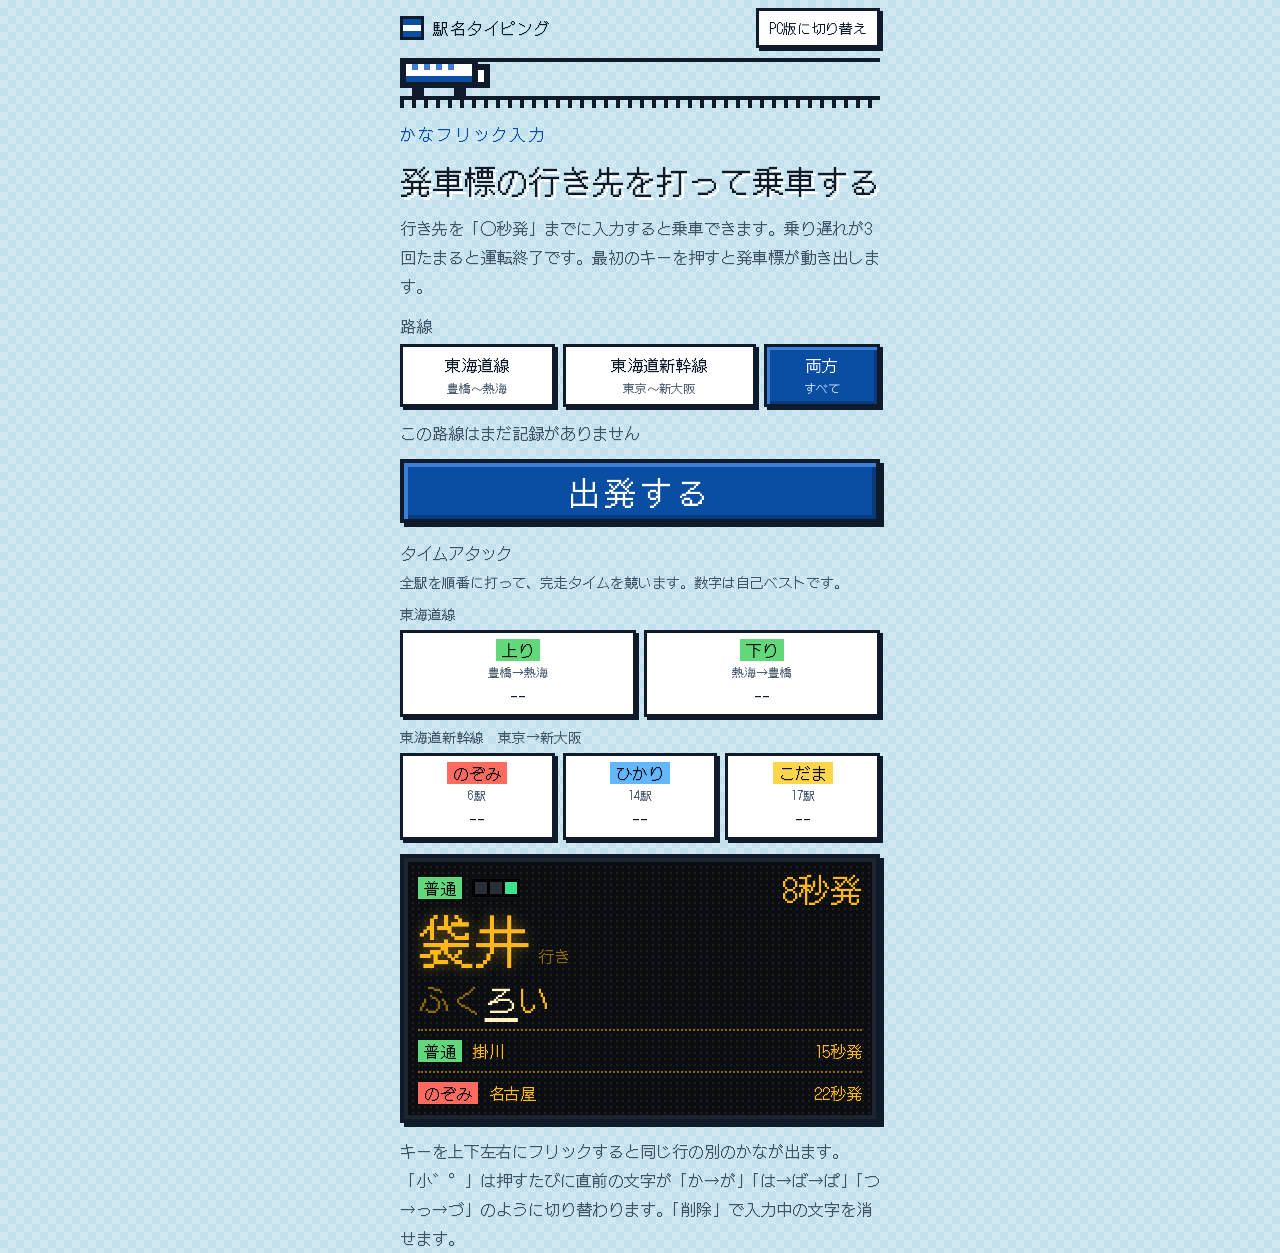
<file: index.html>
<!doctype html>
<html lang="ja" data-mode="mobile">
<head>
<meta charset="utf-8">
<meta name="viewport" content="width=device-width,initial-scale=1,viewport-fit=cover">
<title>駅名タイピング</title>
<link rel="preconnect" href="https://fonts.googleapis.com">
<link rel="preconnect" href="https://fonts.gstatic.com" crossorigin>
<link href="https://fonts.googleapis.com/css2?family=DotGothic16&display=swap" rel="stylesheet">
<link rel="stylesheet" href="css/base.css">
<link rel="stylesheet" href="css/start.css">
<link rel="stylesheet" href="css/board.css">
<script src="js/mode.js"></script>
</head>
<body>
<div class="app" id="app">
  <header class="top">
    <div class="brand">
      <svg width="24" height="24" viewBox="0 0 8 8" shape-rendering="crispEdges" aria-hidden="true"><rect width="8" height="8" fill="#0f1b2a"/><rect x="1" y="1" width="6" height="6" fill="#0a4ea3"/><rect x="1" y="3" width="6" height="2" fill="#fff"/><rect x="3" y="2" width="2" height="4" fill="#0a4ea3"/><rect x="3" y="3" width="2" height="2" fill="#fff"/></svg>
      <span class="name">駅名タイピング</span>
    </div>
    <button type="button" class="mode" id="modeBtn">PC版に切り替え</button>
  </header>

  <main class="stage">
    <section class="screen">
      <div class="plat" aria-hidden="true">
        <svg width="96" height="48" viewBox="0 0 16 8" shape-rendering="crispEdges"><rect x="0" y="1" width="13" height="5" fill="#0f1b2a"/><rect x="13" y="2" width="2" height="4" fill="#0f1b2a"/><rect x="1" y="2" width="11" height="3" fill="#fff"/><rect x="1" y="4" width="11" height="1" fill="#0a4ea3"/><rect x="2" y="2" width="1" height="1" fill="#3b7fd6"/><rect x="4" y="2" width="1" height="1" fill="#3b7fd6"/><rect x="6" y="2" width="1" height="1" fill="#3b7fd6"/><rect x="8" y="2" width="1" height="1" fill="#3b7fd6"/><rect x="13" y="3" width="1" height="2" fill="#fff"/><rect x="2" y="6" width="2" height="2" fill="#0f1b2a"/><rect x="9" y="6" width="2" height="2" fill="#0f1b2a"/></svg>
        <div class="rail"></div>
      </div>
      <p class="eyebrow"><span class="mobile-only">かなフリック入力</span><span class="pc-only">ローマ字入力</span></p>
      <h1>発車標の行き先を打って乗車する</h1>
      <p class="lead">行き先を「◯秒発」までに入力すると乗車できます。乗り遅れが3回たまると運転終了です。最初のキーを押すと発車標が動き出します。</p>
      <fieldset class="picker">
        <legend>路線</legend>
        <div class="segs" role="group" aria-label="路線">
          <button type="button" class="seg" data-line="jr" aria-pressed="false"><span>東海道線</span><small>豊橋〜熱海</small></button>
          <button type="button" class="seg" data-line="sk" aria-pressed="false"><span>東海道新幹線</span><small>東京〜新大阪</small></button>
          <button type="button" class="seg" data-line="both" aria-pressed="true"><span>両方</span><small>すべて</small></button>
        </div>
      </fieldset>
      <p class="best" id="bestLine"></p>
      <a class="btn" href="play.html">出発する</a>
      <p class="kbd-hint pc-only">Enter キーでも開始できます。Esc キーで中断します。</p>

      <fieldset class="picker ta">
        <legend>タイムアタック</legend>
        <p class="note">全駅を順番に打って、完走タイムを競います。数字は自己ベストです。</p>
        <p class="grp">東海道線</p>
        <div class="segs two" id="taJr" role="group" aria-label="東海道線のタイムアタック"></div>
        <p class="grp">東海道新幹線　東京→新大阪</p>
        <div class="segs three" id="taSk" role="group" aria-label="東海道新幹線のタイムアタック"></div>
      </fieldset>
      <div class="board" aria-label="発車標の表示例">
        <div class="brow front">
          <div class="meta"><span class="ty" data-t="普通">普通</span><span class="sig" data-s="g"><i class="r"></i><i class="y"></i><i class="g"></i></span><span class="tm">8秒発</span></div>
          <div class="dest"><span>袋井</span><small>行き</small></div>
          <div class="romaji mobile-only"><span class="done">ふく</span><span class="cur">ろ</span><span class="rest">い</span></div>
          <div class="romaji pc-only"><span class="done">fuku</span><span class="cur">r</span><span class="rest">oi</span></div>
        </div>
        <div class="sub"><span class="ty" data-t="普通">普通</span><span class="dst">掛川</span><span class="tm">15秒発</span></div>
        <div class="sub"><span class="ty" data-t="のぞみ">のぞみ</span><span class="dst">名古屋</span><span class="tm">22秒発</span></div>
      </div>
      <p class="lead mobile-only">キーを上下左右にフリックすると同じ行の別のかなが出ます。「小゛゜」は押すたびに直前の文字が「か→が」「は→ば→ぱ」「つ→っ→づ」のように切り替わります。「削除」で入力中の文字を消せます。</p>
    </section>
  </main>
</div>
<script src="js/data.js"></script>
<script src="js/common.js"></script>
<script src="js/start.js"></script>
</body>
</html>
</file>
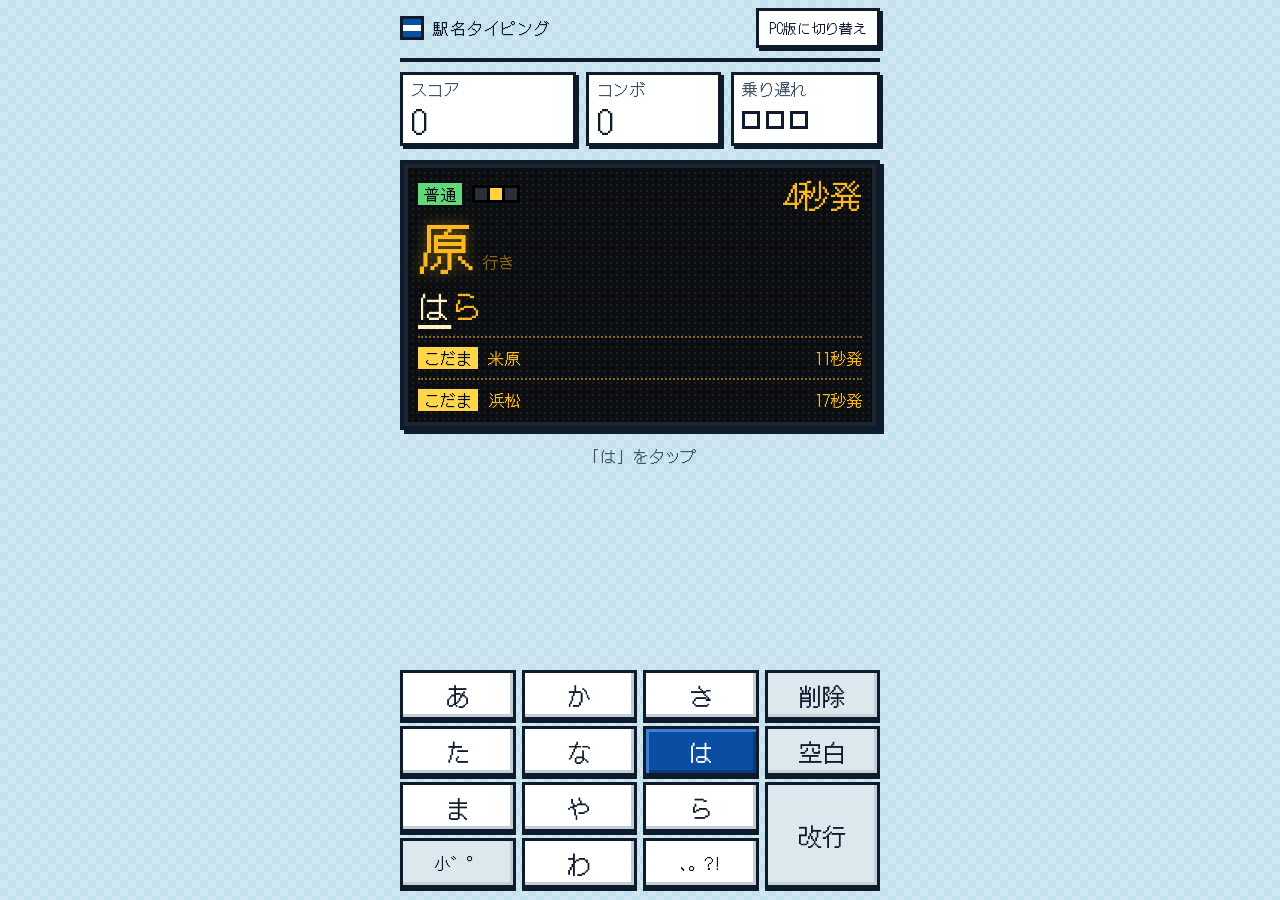
<file: play.html>
<!doctype html>
<html lang="ja" data-mode="mobile">
<head>
<meta charset="utf-8">
<meta name="viewport" content="width=device-width,initial-scale=1,viewport-fit=cover">
<title>駅名タイピング プレイ中</title>
<link rel="preconnect" href="https://fonts.googleapis.com">
<link rel="preconnect" href="https://fonts.gstatic.com" crossorigin>
<link href="https://fonts.googleapis.com/css2?family=DotGothic16&display=swap" rel="stylesheet">
<link rel="stylesheet" href="css/base.css">
<link rel="stylesheet" href="css/board.css">
<link rel="stylesheet" href="css/play.css">
<link rel="stylesheet" href="css/keys.css">
<script src="js/mode.js"></script>
</head>
<body>
<div class="app" id="app">
  <header class="top">
    <div class="brand">
      <svg width="24" height="24" viewBox="0 0 8 8" shape-rendering="crispEdges" aria-hidden="true"><rect width="8" height="8" fill="#0f1b2a"/><rect x="1" y="1" width="6" height="6" fill="#0a4ea3"/><rect x="1" y="3" width="6" height="2" fill="#fff"/><rect x="3" y="2" width="2" height="4" fill="#0a4ea3"/><rect x="3" y="3" width="2" height="2" fill="#fff"/></svg>
      <span class="name">駅名タイピング</span>
    </div>
    <button type="button" class="mode" id="modeBtn">PC版に切り替え</button>
  </header>

  <main class="stage">
    <section class="screen">
      <p class="course" id="courseEl" hidden></p>
      <div class="hud" id="hud">
        <div class="cell"><span class="lab" id="lab1">スコア</span><span class="val" id="scoreEl">0</span></div>
        <div class="cell"><span class="lab" id="lab2">コンボ</span><span class="val"><span id="comboEl">0</span><span class="mult" id="multEl"></span></span></div>
        <div class="cell"><span class="lab" id="lab3">乗り遅れ</span><span class="lives" id="lives" aria-label="乗り遅れ回数"><i></i><i></i><i></i></span><span class="val" id="missEl" hidden>0</span></div>
      </div>
      <div class="board" id="board">
        <div class="brow front" id="rowF">
          <div class="meta"><span class="ty" id="fTy">普通</span><span class="sig" id="sig" data-s="g"><i class="r"></i><i class="y"></i><i class="g"></i></span><span class="tm" id="fTm">0秒発</span></div>
          <div class="dest"><span id="dest"></span><small>行き</small></div>
          <div class="yomi" id="yomi"></div>
          <div class="romaji" id="romaji"></div>
        </div>
        <div class="sub" id="row2"><span class="ty"></span><span class="dst"></span><span class="tm"></span></div>
        <div class="sub" id="row3"><span class="ty"></span><span class="dst"></span><span class="tm"></span></div>
      </div>
      <p class="hint" id="hint">&nbsp;</p>
    </section>
  </main>

  <div class="kb" id="kb" aria-label="画面キーボード"></div>
  <div class="kana" id="kana" aria-label="かなキーパッド"></div>
</div>
<script src="js/data.js"></script>
<script src="js/romaji.js"></script>
<script src="js/kana.js"></script>
<script src="js/common.js"></script>
<script src="js/keys.js"></script>
<script src="js/play.js"></script>
</body>
</html>
</file>
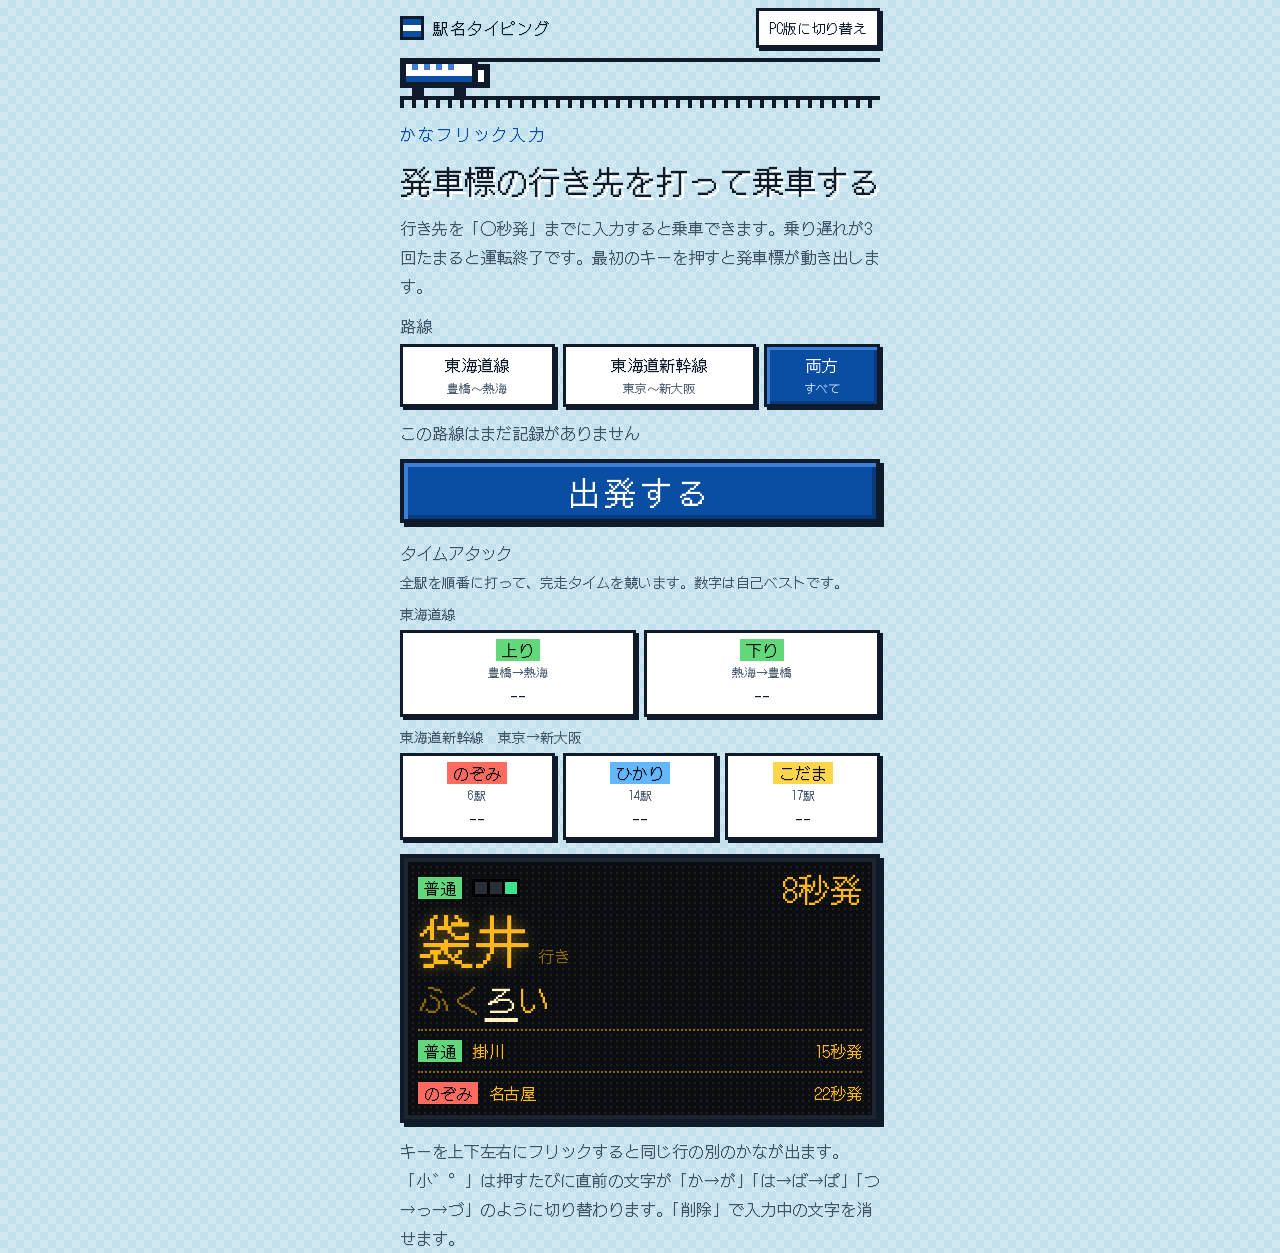
<file: result.html>
<!doctype html>
<html lang="ja" data-mode="mobile">
<head>
<meta charset="utf-8">
<meta name="viewport" content="width=device-width,initial-scale=1,viewport-fit=cover">
<title>駅名タイピング 結果</title>
<link rel="preconnect" href="https://fonts.googleapis.com">
<link rel="preconnect" href="https://fonts.gstatic.com" crossorigin>
<link href="https://fonts.googleapis.com/css2?family=DotGothic16&display=swap" rel="stylesheet">
<link rel="stylesheet" href="css/base.css">
<link rel="stylesheet" href="css/result.css">
<script src="js/mode.js"></script>
</head>
<body>
<div class="app" id="app">
  <header class="top">
    <div class="brand">
      <svg width="24" height="24" viewBox="0 0 8 8" shape-rendering="crispEdges" aria-hidden="true"><rect width="8" height="8" fill="#0f1b2a"/><rect x="1" y="1" width="6" height="6" fill="#0a4ea3"/><rect x="1" y="3" width="6" height="2" fill="#fff"/><rect x="3" y="2" width="2" height="4" fill="#0a4ea3"/><rect x="3" y="3" width="2" height="2" fill="#fff"/></svg>
      <span class="name">駅名タイピング</span>
    </div>
    <button type="button" class="mode" id="modeBtn">PC版に切り替え</button>
  </header>

  <main class="stage">
    <section class="screen" aria-live="polite">
      <p class="eyebrow" id="rEye">運転終了</p>
      <p class="rank" id="rRank"></p>
      <p class="lead" id="rSub"></p>
      <dl class="stats">
        <div class="stat"><dt>乗車した駅</dt><dd><span id="rWords">0</span><small>駅</small></dd></div>
        <div class="stat"><dt>スコア</dt><dd id="rScore">0</dd></div>
        <div class="stat"><dt>正確さ</dt><dd><span id="rAcc">0</span><small>%</small></dd></div>
        <div class="stat"><dt>最大コンボ</dt><dd id="rCombo">0</dd></div>
      </dl>
      <p class="best" id="rBest"></p>
      <a class="btn" id="rAgain" href="play.html">もう一度</a>
      <a class="btn btn-alt" id="rBack" href="index.html">路線を選びなおす</a>
      <p class="kbd-hint pc-only">Enter キーでもう一度始められます。</p>
    </section>
  </main>
</div>
<script src="js/common.js"></script>
<script src="js/result.js"></script>
</body>
</html>
</file>
<file: css/base.css>
/* 単体のHTMLとして開いたときの下地（画面端の安全領域、hidden属性） */
:root{box-sizing:border-box;padding-top:env(safe-area-inset-top,0px);padding-bottom:env(safe-area-inset-bottom,0px)}
html{scroll-padding-top:env(safe-area-inset-top,0px)}
body{margin:0}
img{max-width:100%}
[hidden]{display:none!important}

/* Layout: pixel-art UI. Square 4px-bordered panels with hard offset shadows on a checkered sky ground; one dot-matrix face (DotGothic16) at multiples of 16px. The focal object is a dark LED departure board: one big front row (the train to catch, with its "◯秒発" countdown, a 3-lamp departure signal and the typing line) plus two queued rows. Time is shown three ways: LED seconds, signal lamps, and a blink when departure is imminent. */
:root{
  --paper:#cfe8f1;
  --paper-2:#c3e1ec;
  --ink:#0f1b2a;
  --ink-soft:#3f5266;
  --panel:#ffffff;
  --blue:#0a4ea3;
  --blue-hi:#3b7fd6;
  --blue-deep:#083a7c;
  --board:#0a0e13;
  --led:#ffb81c;
  --led-dim:#8f6812;
  --led-hot:#fff1c2;
  --miss:#ff5a4f;
  --ok:#0a6b3a;
  --bad:#b3261e;
  --key:#ffffff;
  --key-shade:#c3cfd8;
  --ty-futsu:#61d97b;
  --ty-kodama:#ffd54a;
  --ty-hikari:#62b7ff;
  --ty-nozomi:#ff6b5e;
  --sig-g:#3ee08a;
  --sig-y:#ffd23f;
  --sig-r:#ff5a4f;
  --sig-off:#2a2f37;
  --font-ui:"DotGothic16","Hiragino Sans","Yu Gothic",monospace;
  --font-led:"DotGothic16","Hiragino Sans","Yu Gothic",monospace;
  color-scheme:light;
}
html,body{height:100%}
body{
  box-sizing:border-box;
  background-color:var(--paper);
  background-image:conic-gradient(var(--paper-2) 25%,var(--paper) 0 50%,var(--paper-2) 0 75%,var(--paper) 0);
  background-size:16px 16px;
  color:var(--ink);font-family:var(--font-ui);font-size:16px;font-weight:400;
  padding-block:8px 12px;
  padding-left:max(16px,env(safe-area-inset-left,0px));
  padding-right:max(16px,env(safe-area-inset-right,0px));
  -webkit-user-select:none;user-select:none;-webkit-touch-callout:none;
  -webkit-tap-highlight-color:transparent;
}
.app{
  --dest:clamp(40px,6.5vh,56px);--yomi:16px;--rom:32px;--tm:32px;--pad:14px;
  --key-h:50px;--key-font:24px;--kk-h:clamp(38px,6.8vh,50px);
  min-height:100%;max-width:480px;margin:0 auto;display:flex;flex-direction:column;gap:10px;
  touch-action:manipulation;
}
html[data-mode="pc"] .app{--dest:88px;--yomi:24px;--rom:48px;--tm:48px;--pad:28px;--key-h:44px;--key-font:16px;max-width:1040px;gap:14px}

.top{display:flex;flex-wrap:wrap;align-items:center;justify-content:space-between;gap:8px 12px;padding-bottom:10px;border-bottom:4px solid var(--ink)}
.brand{display:flex;align-items:center;gap:8px;min-width:0}
.brand svg{flex:none;display:block}
.brand .name{font-size:16px;letter-spacing:.06em;white-space:nowrap}
.mode{
  flex:none;min-height:40px;padding:4px 10px;border:3px solid var(--ink);border-radius:0;
  background:var(--panel);color:var(--ink);font:14px var(--font-ui);box-shadow:3px 3px 0 var(--ink);
}
.mode:active{transform:translate(3px,3px);box-shadow:none;background:var(--paper)}
.mode:focus-visible,.btn:focus-visible,.seg:focus-visible{outline:4px solid var(--blue-hi);outline-offset:2px}

.stage{flex:1;display:flex;flex-direction:column;min-height:0}
.screen{flex:1;display:flex;flex-direction:column;gap:14px;min-width:0}
html[data-mode="pc"] .screen{width:100%;max-width:860px;margin-inline:auto}

.eyebrow{margin:0;font-size:16px;letter-spacing:.14em;color:var(--blue)}
h1{margin:0;font-size:32px;line-height:1.25;font-weight:400;text-wrap:balance;text-shadow:3px 3px 0 #fff}
.lead{margin:0;font-size:16px;line-height:1.8;color:var(--ink-soft);max-width:34em}
.best{margin:0;font-size:16px;color:var(--ink-soft);font-variant-numeric:tabular-nums}
.best b{color:var(--ink);font-weight:400;background:var(--panel);padding:0 6px;border:2px solid var(--ink)}
.pc-only{display:none}
html[data-mode="pc"] .pc-only{display:block}
html[data-mode="pc"] .mobile-only{display:none}

.btn{
  min-height:64px;border:4px solid var(--ink);border-radius:0;background:var(--blue);color:#fff;
  font:32px var(--font-ui);letter-spacing:.12em;
  box-shadow:inset 4px 4px 0 var(--blue-hi),inset -4px -4px 0 var(--blue-deep),4px 4px 0 var(--ink);
}
.btn:active{transform:translate(4px,4px);box-shadow:inset 4px 4px 0 var(--blue-hi),inset -4px -4px 0 var(--blue-deep)}
html[data-mode="pc"] .btn{max-width:320px}
.kbd-hint{margin:0;font-size:16px;color:var(--ink-soft)}
/* ボタンは button と a の両方に使う（画面遷移は a） */
.btn{display:flex;align-items:center;justify-content:center;box-sizing:border-box;text-decoration:none}
.btn-alt{min-height:48px;font-size:20px;background:var(--panel);color:var(--ink);box-shadow:inset -4px -4px 0 var(--key-shade),4px 4px 0 var(--ink)}
.btn-alt:active{background:var(--paper);box-shadow:inset -4px -4px 0 var(--key-shade)}
</file>
<file: css/start.css>
/* スタート画面: 路線選択 */
/* Start: platform, line picker */
.plat{position:relative;height:36px;flex:none}
.plat svg{position:absolute;left:0;bottom:8px;display:block}
.rail{position:absolute;left:0;right:0;bottom:0;height:8px;border-top:4px solid var(--ink);background:repeating-linear-gradient(90deg,var(--ink) 0 4px,transparent 4px 12px)}
.picker{margin:0;padding:0;border:0;min-width:0}
.picker legend{padding:0;margin-bottom:6px;font-size:16px;color:var(--ink-soft)}
.segs{display:grid;grid-template-columns:1fr 1.25fr .75fr;gap:8px}
.seg{
  min-width:0;display:grid;gap:2px;justify-items:center;padding:6px 4px 8px;border:3px solid var(--ink);border-radius:0;
  background:var(--panel);color:var(--ink);font:16px var(--font-ui);box-shadow:3px 3px 0 var(--ink);
}
.seg small{font-size:12px;color:var(--ink-soft)}
.seg[aria-pressed="true"]{background:var(--blue);color:#fff;box-shadow:inset 3px 3px 0 var(--blue-hi),inset -3px -3px 0 var(--blue-deep),3px 3px 0 var(--ink)}
.seg[aria-pressed="true"] small{color:#d6e6fa}
.seg:active{transform:translate(3px,3px);box-shadow:none}

/* タイムアタックのコース選択 */
.ta{margin-top:4px}
.ta .note{margin:0 0 4px;font-size:14px;line-height:1.6;color:var(--ink-soft)}
.ta .grp{margin:10px 0 6px;font-size:14px;color:var(--ink-soft)}
.segs.two{grid-template-columns:1fr 1fr}
.segs.three{grid-template-columns:1fr 1fr 1fr}
a.seg{box-sizing:border-box;text-decoration:none}
.tac .bt{font-size:16px;color:var(--ink);font-variant-numeric:tabular-nums}
</file>
<file: css/board.css>
/* 発車標（スタートの見本とプレイ画面で共通） */
.board{
  display:grid;gap:8px;padding:var(--pad);border:4px solid var(--ink);border-radius:0;
  font-family:var(--font-led);color:var(--led);
  background-color:var(--board);
  background-image:radial-gradient(rgba(255,184,28,.1) 1px,transparent 1.6px);background-size:6px 6px;
  box-shadow:inset 0 0 0 4px #1c2530,4px 4px 0 var(--ink);min-width:0;
}
.brow{display:grid;gap:4px;min-width:0}
.meta{display:flex;align-items:center;gap:10px}
.ty{display:inline-block;padding:0 6px;font-size:16px;line-height:22px;color:var(--board);background:var(--ty-futsu);white-space:nowrap;flex:none}
.ty[data-t="こだま"]{background:var(--ty-kodama)}
.ty[data-t="ひかり"]{background:var(--ty-hikari)}
.ty[data-t="のぞみ"]{background:var(--ty-nozomi)}
.sig{display:inline-flex;gap:3px;padding:3px;background:#000;flex:none}
.sig i{display:block;width:12px;height:12px;background:var(--sig-off)}
.sig[data-s="r"] .r{background:var(--sig-r)}
.sig[data-s="y"] .y{background:var(--sig-y)}
.sig[data-s="g"] .g{background:var(--sig-g)}
.tm{margin-left:auto;font-size:var(--tm);line-height:1;white-space:nowrap;font-variant-numeric:tabular-nums}
.dest{display:flex;align-items:baseline;gap:8px;font-size:var(--dest);line-height:1.1;text-shadow:0 0 14px rgba(255,184,28,.45);overflow-wrap:anywhere}
.dest small{font-size:16px;color:var(--led-dim);text-shadow:none;white-space:nowrap}
.yomi{font-size:var(--yomi);letter-spacing:.12em}
.romaji{font-size:var(--rom);letter-spacing:.04em;margin-top:2px;overflow-wrap:anywhere;min-height:1.3em}
.romaji .done{color:var(--led-dim)}
.romaji .cur{color:var(--led-hot);text-decoration:underline;text-underline-offset:6px;text-decoration-thickness:4px}
.romaji .cur.part{opacity:.7}
.romaji .rest{color:var(--led)}
.sub{display:flex;align-items:center;gap:10px;min-width:0;font-size:16px;border-top:2px dotted var(--led-dim);padding-top:8px}
.sub .dst{flex:1;min-width:0;white-space:nowrap;overflow:hidden;text-overflow:ellipsis}
.sub .tm{font-size:16px}
html[data-mode="pc"] .sub{font-size:24px}
html[data-mode="pc"] .sub .tm{font-size:24px}
html[data-mode="pc"] .ty{font-size:16px}
html[data-mode="mobile"] .yomi{display:none}
</file>
<file: css/play.css>
/* プレイ画面: 表示ボード、警告アニメーション、ヒント */
/* HUD */
.hud{display:grid;grid-template-columns:1.3fr 1fr 1.1fr;gap:10px}
.cell{border:3px solid var(--ink);background:var(--panel);box-shadow:3px 3px 0 var(--ink);padding:2px 8px 4px;min-width:0}
.lab{display:block;font-size:16px;color:var(--ink-soft);white-space:nowrap}
.val{display:block;font-size:32px;line-height:1.2;font-variant-numeric:tabular-nums;white-space:nowrap}
.mult{font-size:12px;color:var(--blue);margin-left:4px}
.lives{display:flex;gap:6px;align-items:center;height:38px}
.lives i{display:block;width:18px;height:18px;border:3px solid var(--ink);background:#fff;box-sizing:border-box}
.lives i.x{background:var(--miss)}

.board.urgent .front .tm{animation:blink .5s steps(1) infinite}
.board.miss{animation:shake .28s steps(4);box-shadow:inset 0 0 0 4px var(--miss),4px 4px 0 var(--ink)}
.board.arrive{animation:arrive .32s steps(4)}
@keyframes blink{50%{opacity:.2}}
@keyframes shake{0%,100%{transform:translateX(0)}25%{transform:translateX(-8px)}75%{transform:translateX(8px)}}
@keyframes arrive{0%{filter:brightness(2)}100%{filter:brightness(1)}}
.hint{margin:0;min-height:1.4em;font-size:16px;color:var(--ink-soft);text-align:center}
.hint.ok{color:var(--ok)}
.hint.bad{color:var(--bad)}

@media (prefers-reduced-motion:reduce){
  .board.miss,.board.arrive,.board.urgent .front .tm{animation:none}
}

/* タイムアタック: 時間・乗車数・ミスを表示 */
.course{margin:0;font-size:16px;letter-spacing:.06em;color:var(--blue)}
.hud.ta{grid-template-columns:1.5fr 1.2fr .8fr}
.hud.ta .val{font-size:28px}
</file>
<file: css/keys.css>
/* Romaji keyboard (PC guide) */
.kb{display:grid;gap:8px;margin-top:auto;padding-top:4px}
html[data-mode="pc"] .kb{width:100%;max-width:640px;margin-inline:auto;pointer-events:none}
.row{display:flex;gap:6px;justify-content:center}
.row.r2{padding-inline:4.5%}
.row.r3{padding-inline:13%}
.key{
  flex:1 1 0;min-width:0;height:var(--key-h);padding:0;border:3px solid var(--ink);border-radius:0;
  background:var(--key);color:var(--ink);font:var(--key-font) var(--font-ui);text-transform:uppercase;
  box-shadow:inset -3px -3px 0 var(--key-shade),0 3px 0 var(--ink);
}
.key.next{background:var(--blue);color:#fff;box-shadow:inset 3px 3px 0 var(--blue-hi),inset -3px -3px 0 var(--blue-deep),0 3px 0 var(--ink)}
.key.down{transform:translateY(3px);box-shadow:inset -3px -3px 0 var(--key-shade)}
.key.next.down{box-shadow:inset 3px 3px 0 var(--blue-hi),inset -3px -3px 0 var(--blue-deep)}
.key.bad{background:#ffb3ad;box-shadow:inset -3px -3px 0 #e0837b,0 3px 0 var(--ink)}

/* Kana flick pad (mobile mode): 12-key layout with a right-hand column */
html[data-mode="mobile"] .kb,html[data-mode="pc"] .kana{display:none}
.kana{position:relative;display:grid;grid-template-columns:repeat(4,minmax(0,1fr));grid-auto-rows:var(--kk-h);gap:6px;margin-top:auto;padding-top:4px;touch-action:none}
.kkey{position:relative;height:auto;font-size:24px;text-transform:none;touch-action:none}
.kkey.sm{font-size:16px}
.kkey.fn{background:#dde7ee}
.kkey .kc{pointer-events:none}
.kkey.next::after{content:"";position:absolute;display:none;width:12px;height:12px;background:#fff}
.kkey.next[data-dir="1"]::after{display:block;left:5px;top:50%;margin-top:-6px;clip-path:polygon(100% 0,0 50%,100% 100%)}
.kkey.next[data-dir="2"]::after{display:block;top:4px;left:50%;margin-left:-6px;clip-path:polygon(50% 0,0 100%,100% 100%)}
.kkey.next[data-dir="3"]::after{display:block;right:5px;top:50%;margin-top:-6px;clip-path:polygon(0 0,100% 50%,0 100%)}
.kkey.next[data-dir="4"]::after{display:block;bottom:4px;left:50%;margin-left:-6px;clip-path:polygon(0 0,100% 0,50% 100%)}
.kkey[data-n]::before{content:"×" attr(data-n);position:absolute;right:5px;top:3px;font-size:12px;color:#fff}
.pop{position:absolute;inset:0;z-index:6;pointer-events:none}
.pop .pc{position:absolute;display:grid;place-items:center;border:3px solid var(--ink);background:var(--panel);box-shadow:3px 3px 0 var(--ink);font:28px var(--font-ui);color:var(--ink);box-sizing:border-box}
.pop .pc.sel{background:var(--blue);color:#fff}
</file>
<file: css/result.css>
/* 結果画面 */
/* Result */
.rank{margin:0;font-size:64px;line-height:1.1;color:var(--blue);letter-spacing:.02em;text-shadow:4px 4px 0 var(--ink)}
.stats{display:grid;grid-template-columns:1fr 1fr;gap:12px;margin:0}
.stat{border:3px solid var(--ink);background:var(--panel);box-shadow:3px 3px 0 var(--ink);padding:4px 10px 8px;min-width:0}
.stat dt{font-size:16px;color:var(--ink-soft)}
.stat dd{margin:0;font-size:32px;font-variant-numeric:tabular-nums}
.stat dd small{font-size:16px;margin-left:4px}
</file>
